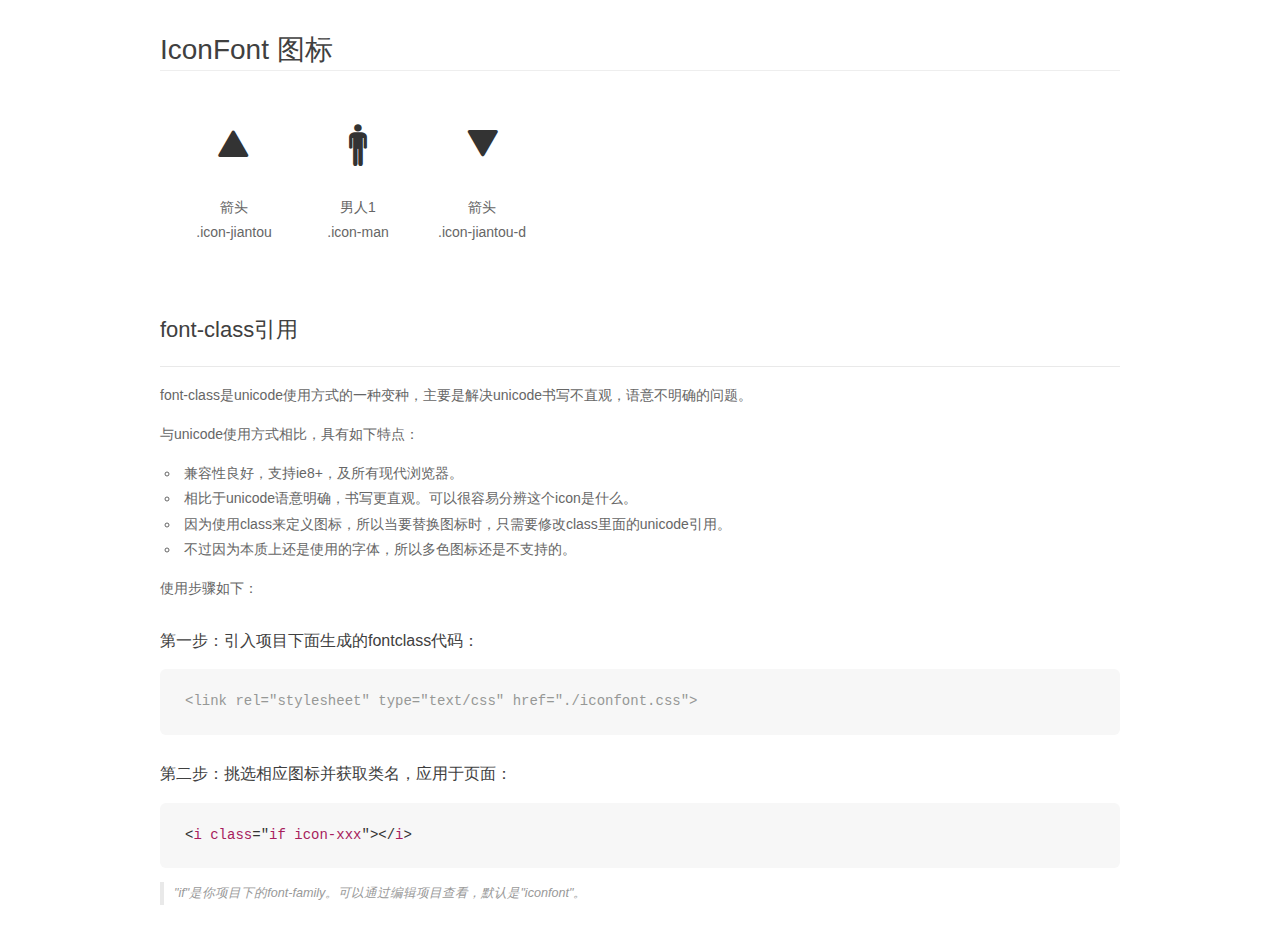
<file: css/font/demo_fontclass.html>
<!DOCTYPE html>
<html>
<head>
    <meta charset="utf-8"/>
    <title>IconFont</title>
    <link rel="stylesheet" href="demo.css">
    <link rel="stylesheet" href="iconfont.css">
</head>
<body>
    <div class="main markdown">
        <h1>IconFont 图标</h1>
        <ul class="icon_lists clear">
            
                <li>
                <i class="icon if icon-jiantou"></i>
                    <div class="name">箭头</div>
                    <div class="fontclass">.icon-jiantou</div>
                </li>
            
                <li>
                <i class="icon if icon-man"></i>
                    <div class="name">男人1</div>
                    <div class="fontclass">.icon-man</div>
                </li>
            
                <li>
                <i class="icon if icon-jiantou-d"></i>
                    <div class="name">箭头</div>
                    <div class="fontclass">.icon-jiantou-d</div>
                </li>
            
        </ul>

        <h2 id="font-class-">font-class引用</h2>
        <hr>

        <p>font-class是unicode使用方式的一种变种，主要是解决unicode书写不直观，语意不明确的问题。</p>
        <p>与unicode使用方式相比，具有如下特点：</p>
        <ul>
        <li>兼容性良好，支持ie8+，及所有现代浏览器。</li>
        <li>相比于unicode语意明确，书写更直观。可以很容易分辨这个icon是什么。</li>
        <li>因为使用class来定义图标，所以当要替换图标时，只需要修改class里面的unicode引用。</li>
        <li>不过因为本质上还是使用的字体，所以多色图标还是不支持的。</li>
        </ul>
        <p>使用步骤如下：</p>
        <h3 id="-fontclass-">第一步：引入项目下面生成的fontclass代码：</h3>


        <pre><code class="lang-js hljs javascript"><span class="hljs-comment">&lt;link rel="stylesheet" type="text/css" href="./iconfont.css"&gt;</span></code></pre>
        <h3 id="-">第二步：挑选相应图标并获取类名，应用于页面：</h3>
        <pre><code class="lang-css hljs">&lt;<span class="hljs-selector-tag">i</span> <span class="hljs-selector-tag">class</span>="<span class="hljs-selector-tag">if</span> <span class="hljs-selector-tag">icon-xxx</span>"&gt;&lt;/<span class="hljs-selector-tag">i</span>&gt;</code></pre>
        <blockquote>
        <p>"if"是你项目下的font-family。可以通过编辑项目查看，默认是"iconfont"。</p>
        </blockquote>
    </div>
</body>
</html>
</file>
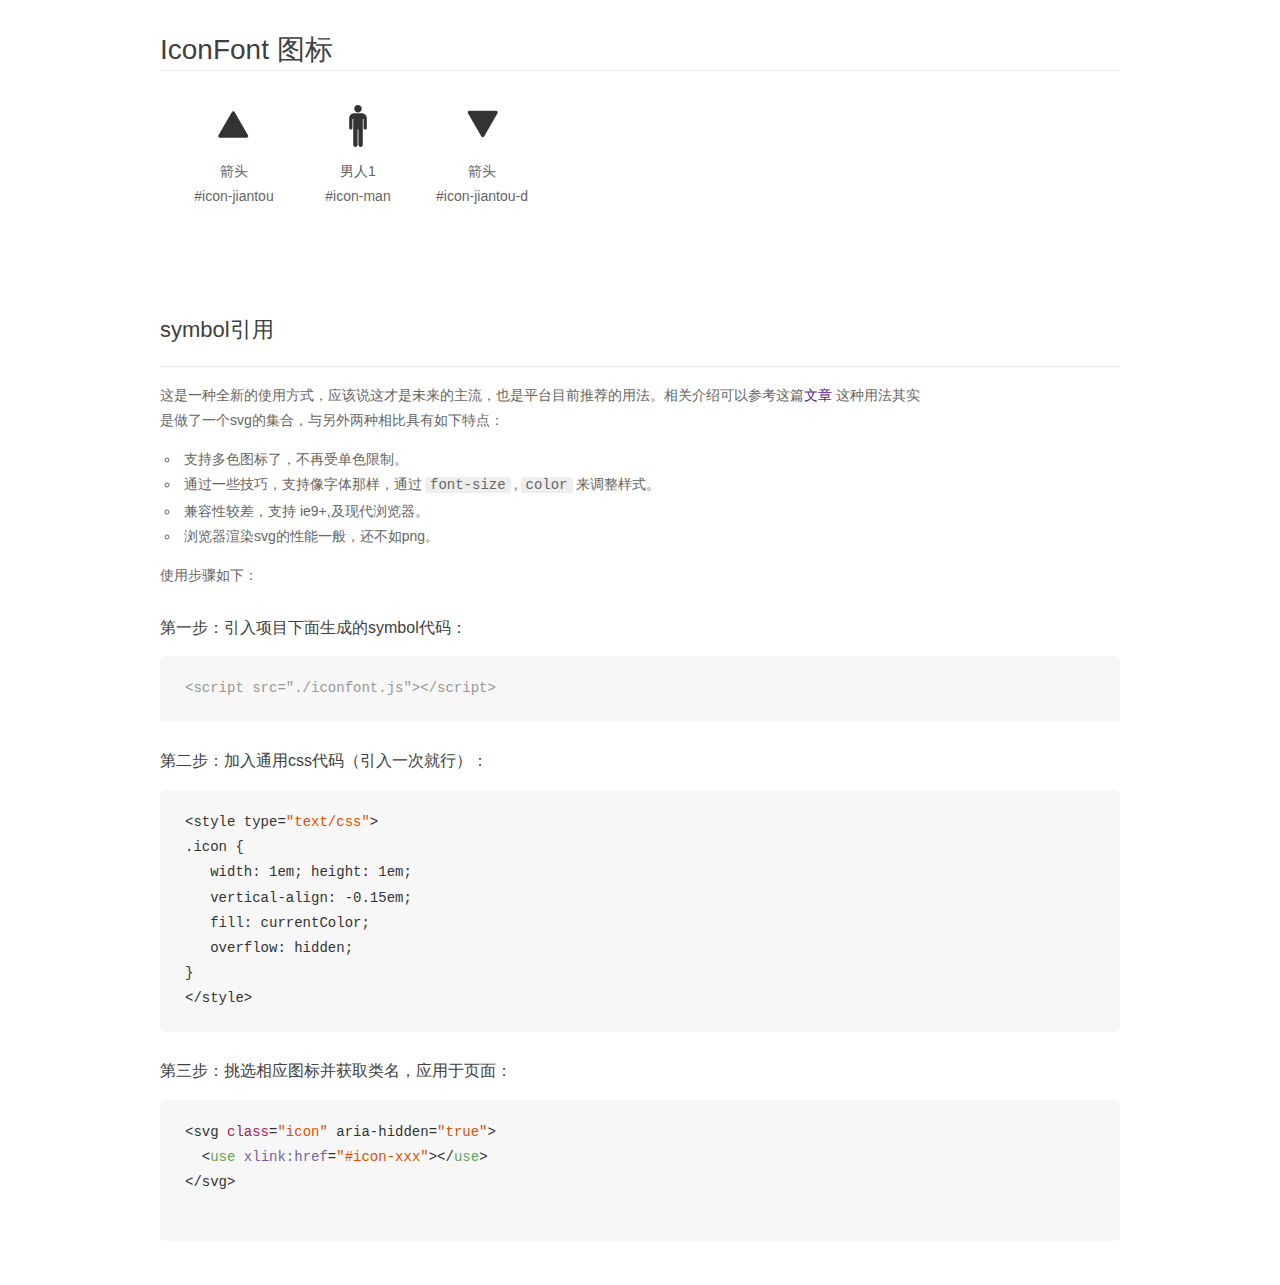
<file: css/font/demo_symbol.html>
<!DOCTYPE html>
<html>
<head>
    <meta charset="utf-8"/>
    <title>IconFont</title>
    <link rel="stylesheet" href="demo.css">
    <script src="iconfont.js"></script>

    <style type="text/css">
        .icon {
          /* 通过设置 font-size 来改变图标大小 */
          width: 1em; height: 1em;
          /* 图标和文字相邻时，垂直对齐 */
          vertical-align: -0.15em;
          /* 通过设置 color 来改变 SVG 的颜色/fill */
          fill: currentColor;
          /* path 和 stroke 溢出 viewBox 部分在 IE 下会显示
             normalize.css 中也包含这行 */
          overflow: hidden;
        }

    </style>
</head>
<body>
    <div class="main markdown">
        <h1>IconFont 图标</h1>
        <ul class="icon_lists clear">
            
                <li>
                    <svg class="icon" aria-hidden="true">
                        <use xlink:href="#icon-jiantou"></use>
                    </svg>
                    <div class="name">箭头</div>
                    <div class="fontclass">#icon-jiantou</div>
                </li>
            
                <li>
                    <svg class="icon" aria-hidden="true">
                        <use xlink:href="#icon-man"></use>
                    </svg>
                    <div class="name">男人1</div>
                    <div class="fontclass">#icon-man</div>
                </li>
            
                <li>
                    <svg class="icon" aria-hidden="true">
                        <use xlink:href="#icon-jiantou-d"></use>
                    </svg>
                    <div class="name">箭头</div>
                    <div class="fontclass">#icon-jiantou-d</div>
                </li>
            
        </ul>


        <h2 id="symbol-">symbol引用</h2>
        <hr>

        <p>这是一种全新的使用方式，应该说这才是未来的主流，也是平台目前推荐的用法。相关介绍可以参考这篇<a href="">文章</a>
        这种用法其实是做了一个svg的集合，与另外两种相比具有如下特点：</p>
        <ul>
          <li>支持多色图标了，不再受单色限制。</li>
          <li>通过一些技巧，支持像字体那样，通过<code>font-size</code>,<code>color</code>来调整样式。</li>
          <li>兼容性较差，支持 ie9+,及现代浏览器。</li>
          <li>浏览器渲染svg的性能一般，还不如png。</li>
        </ul>
        <p>使用步骤如下：</p>
        <h3 id="-symbol-">第一步：引入项目下面生成的symbol代码：</h3>
        <pre><code class="lang-js hljs javascript"><span class="hljs-comment">&lt;script src="./iconfont.js"&gt;&lt;/script&gt;</span></code></pre>
        <h3 id="-css-">第二步：加入通用css代码（引入一次就行）：</h3>
        <pre><code class="lang-js hljs javascript">&lt;style type=<span class="hljs-string">"text/css"</span>&gt;
.icon {
   width: <span class="hljs-number">1</span>em; height: <span class="hljs-number">1</span>em;
   vertical-align: <span class="hljs-number">-0.15</span>em;
   fill: currentColor;
   overflow: hidden;
}
&lt;<span class="hljs-regexp">/style&gt;</span></code></pre>
        <h3 id="-">第三步：挑选相应图标并获取类名，应用于页面：</h3>
        <pre><code class="lang-js hljs javascript">&lt;svg <span class="hljs-class"><span class="hljs-keyword">class</span></span>=<span class="hljs-string">"icon"</span> aria-hidden=<span class="hljs-string">"true"</span>&gt;<span class="xml"><span class="hljs-tag">
  &lt;<span class="hljs-name">use</span> <span class="hljs-attr">xlink:href</span>=<span class="hljs-string">"#icon-xxx"</span>&gt;</span><span class="hljs-tag">&lt;/<span class="hljs-name">use</span>&gt;</span>
</span>&lt;<span class="hljs-regexp">/svg&gt;
        </span></code></pre>
    </div>
</body>
</html>
</file>
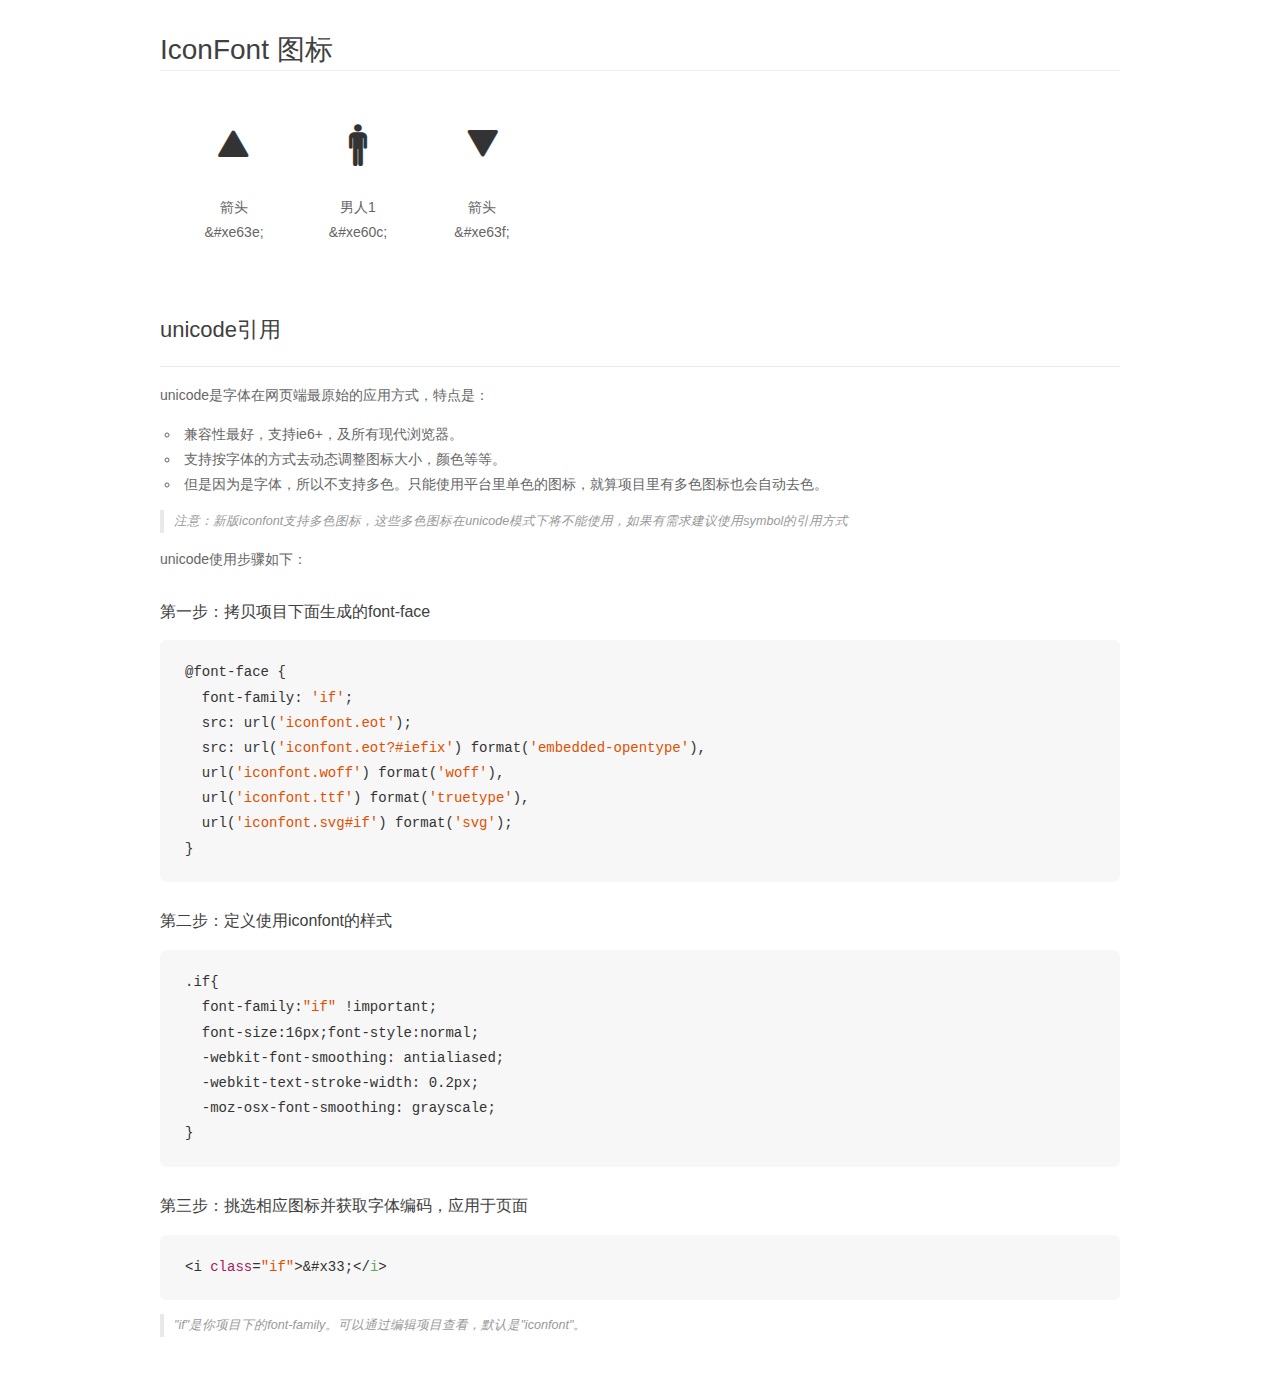
<file: css/font/demo_unicode.html>
<!DOCTYPE html>
<html>
<head>
    <meta charset="utf-8"/>
    <title>IconFont</title>
    <link rel="stylesheet" href="demo.css">

    <style type="text/css">

        @font-face {font-family: "if";
          src: url('iconfont.eot'); /* IE9*/
          src: url('iconfont.eot#iefix') format('embedded-opentype'), /* IE6-IE8 */
          url('iconfont.woff') format('woff'), /* chrome, firefox */
          url('iconfont.ttf') format('truetype'), /* chrome, firefox, opera, Safari, Android, iOS 4.2+*/
          url('iconfont.svg#if') format('svg'); /* iOS 4.1- */
        }

        .if {
          font-family:"if" !important;
          font-size:16px;
          font-style:normal;
          -webkit-font-smoothing: antialiased;
          -webkit-text-stroke-width: 0.2px;
          -moz-osx-font-smoothing: grayscale;
        }

    </style>
</head>
<body>
    <div class="main markdown">
        <h1>IconFont 图标</h1>
        <ul class="icon_lists clear">
            
                <li>
                <i class="icon if">&#xe63e;</i>
                    <div class="name">箭头</div>
                    <div class="code">&amp;#xe63e;</div>
                </li>
            
                <li>
                <i class="icon if">&#xe60c;</i>
                    <div class="name">男人1</div>
                    <div class="code">&amp;#xe60c;</div>
                </li>
            
                <li>
                <i class="icon if">&#xe63f;</i>
                    <div class="name">箭头</div>
                    <div class="code">&amp;#xe63f;</div>
                </li>
            
        </ul>
        <h2 id="unicode-">unicode引用</h2>
        <hr>

        <p>unicode是字体在网页端最原始的应用方式，特点是：</p>
        <ul>
        <li>兼容性最好，支持ie6+，及所有现代浏览器。</li>
        <li>支持按字体的方式去动态调整图标大小，颜色等等。</li>
        <li>但是因为是字体，所以不支持多色。只能使用平台里单色的图标，就算项目里有多色图标也会自动去色。</li>
        </ul>
        <blockquote>
        <p>注意：新版iconfont支持多色图标，这些多色图标在unicode模式下将不能使用，如果有需求建议使用symbol的引用方式</p>
        </blockquote>
        <p>unicode使用步骤如下：</p>
        <h3 id="-font-face">第一步：拷贝项目下面生成的font-face</h3>
        <pre><code class="lang-js hljs javascript">@font-face {
  font-family: <span class="hljs-string">'if'</span>;
  src: url(<span class="hljs-string">'iconfont.eot'</span>);
  src: url(<span class="hljs-string">'iconfont.eot?#iefix'</span>) format(<span class="hljs-string">'embedded-opentype'</span>),
  url(<span class="hljs-string">'iconfont.woff'</span>) format(<span class="hljs-string">'woff'</span>),
  url(<span class="hljs-string">'iconfont.ttf'</span>) format(<span class="hljs-string">'truetype'</span>),
  url(<span class="hljs-string">'iconfont.svg#if'</span>) format(<span class="hljs-string">'svg'</span>);
}
</code></pre>
        <h3 id="-iconfont-">第二步：定义使用iconfont的样式</h3>
        <pre><code class="lang-js hljs javascript">.if{
  font-family:<span class="hljs-string">"if"</span> !important;
  font-size:<span class="hljs-number">16</span>px;font-style:normal;
  -webkit-font-smoothing: antialiased;
  -webkit-text-stroke-width: <span class="hljs-number">0.2</span>px;
  -moz-osx-font-smoothing: grayscale;
}
</code></pre>
        <h3 id="-">第三步：挑选相应图标并获取字体编码，应用于页面</h3>
        <pre><code class="lang-js hljs javascript">&lt;i <span class="hljs-class"><span class="hljs-keyword">class</span></span>=<span class="hljs-string">"if"</span>&gt;&amp;#x33;<span class="xml"><span class="hljs-tag">&lt;/<span class="hljs-name">i</span>&gt;</span></span></code></pre>

        <blockquote>
        <p>"if"是你项目下的font-family。可以通过编辑项目查看，默认是"iconfont"。</p>
        </blockquote>
    </div>


</body>
</html>
</file>
<file: css/font/iconfont.css>
@font-face {font-family: "if";
  src: url('iconfont.eot?t=1508833179225'); /* IE9*/
  src: url('iconfont.eot?t=1508833179225#iefix') format('embedded-opentype'), /* IE6-IE8 */
  url('[data-uri]') format('woff'),
  url('iconfont.ttf?t=1508833179225') format('truetype'), /* chrome, firefox, opera, Safari, Android, iOS 4.2+*/
  url('iconfont.svg?t=1508833179225#if') format('svg'); /* iOS 4.1- */
}

.if {
  font-family:"if" !important;
  font-size:16px;
  font-style:normal;
  -webkit-font-smoothing: antialiased;
  -moz-osx-font-smoothing: grayscale;
}

.icon-jiantou:before { content: "\e63e"; }

.icon-man:before { content: "\e60c"; }

.icon-jiantou-d:before { content: "\e63f"; }
</file>
<file: css/font/demo.css>
*{margin: 0;padding: 0;list-style: none;}
/*
KISSY CSS Reset
理念：1. reset 的目的不是清除浏览器的默认样式，这仅是部分工作。清除和重置是紧密不可分的。
2. reset 的目的不是让默认样式在所有浏览器下一致，而是减少默认样式有可能带来的问题。
3. reset 期望提供一套普适通用的基础样式。但没有银弹，推荐根据具体需求，裁剪和修改后再使用。
特色：1. 适应中文；2. 基于最新主流浏览器。
维护：玉伯<lifesinger@gmail.com>, 正淳<ragecarrier@gmail.com>
 */

/** 清除内外边距 **/
body, h1, h2, h3, h4, h5, h6, hr, p, blockquote, /* structural elements 结构元素 */
dl, dt, dd, ul, ol, li, /* list elements 列表元素 */
pre, /* text formatting elements 文本格式元素 */
form, fieldset, legend, button, input, textarea, /* form elements 表单元素 */
th, td /* table elements 表格元素 */ {
  margin: 0;
  padding: 0;
}

/** 设置默认字体 **/
body,
button, input, select, textarea /* for ie */ {
  font: 12px/1.5 tahoma, arial, \5b8b\4f53, sans-serif;
}
h1, h2, h3, h4, h5, h6 { font-size: 100%; }
address, cite, dfn, em, var { font-style: normal; } /* 将斜体扶正 */
code, kbd, pre, samp { font-family: courier new, courier, monospace; } /* 统一等宽字体 */
small { font-size: 12px; } /* 小于 12px 的中文很难阅读，让 small 正常化 */

/** 重置列表元素 **/
ul, ol { list-style: none; }

/** 重置文本格式元素 **/
a { text-decoration: none; }
a:hover { text-decoration: underline; }


/** 重置表单元素 **/
legend { color: #000; } /* for ie6 */
fieldset, img { border: 0; } /* img 搭车：让链接里的 img 无边框 */
button, input, select, textarea { font-size: 100%; } /* 使得表单元素在 ie 下能继承字体大小 */
/* 注：optgroup 无法扶正 */

/** 重置表格元素 **/
table { border-collapse: collapse; border-spacing: 0; }

/* 清除浮动 */
.ks-clear:after, .clear:after {
  content: '\20';
  display: block;
  height: 0;
  clear: both;
}
.ks-clear, .clear {
  *zoom: 1;
}

.main {
  padding: 30px 100px;
width: 960px;
margin: 0 auto;
}
.main h1{font-size:36px; color:#333; text-align:left;margin-bottom:30px; border-bottom: 1px solid #eee;}

.helps{margin-top:40px;}
.helps pre{
  padding:20px;
  margin:10px 0;
  border:solid 1px #e7e1cd;
  background-color: #fffdef;
  overflow: auto;
}

.icon_lists{
  width: 100% !important;

}

.icon_lists li{
  float:left;
  width: 100px;
  height:180px;
  text-align: center;
  list-style: none !important;
}
.icon_lists .icon{
  font-size: 42px;
  line-height: 100px;
  margin: 10px 0;
  color:#333;
  -webkit-transition: font-size 0.25s ease-out 0s;
  -moz-transition: font-size 0.25s ease-out 0s;
  transition: font-size 0.25s ease-out 0s;

}
.icon_lists .icon:hover{
  font-size: 100px;
}



.markdown {
  color: #666;
  font-size: 14px;
  line-height: 1.8;
}

.highlight {
  line-height: 1.5;
}

.markdown img {
  vertical-align: middle;
  max-width: 100%;
}

.markdown h1 {
  color: #404040;
  font-weight: 500;
  line-height: 40px;
  margin-bottom: 24px;
}

.markdown h2,
.markdown h3,
.markdown h4,
.markdown h5,
.markdown h6 {
  color: #404040;
  margin: 1.6em 0 0.6em 0;
  font-weight: 500;
  clear: both;
}

.markdown h1 {
  font-size: 28px;
}

.markdown h2 {
  font-size: 22px;
}

.markdown h3 {
  font-size: 16px;
}

.markdown h4 {
  font-size: 14px;
}

.markdown h5 {
  font-size: 12px;
}

.markdown h6 {
  font-size: 12px;
}

.markdown hr {
  height: 1px;
  border: 0;
  background: #e9e9e9;
  margin: 16px 0;
  clear: both;
}

.markdown p,
.markdown pre {
  margin: 1em 0;
}

.markdown > p,
.markdown > blockquote,
.markdown > .highlight,
.markdown > ol,
.markdown > ul {
  width: 80%;
}

.markdown ul > li {
  list-style: circle;
}

.markdown > ul li,
.markdown blockquote ul > li {
  margin-left: 20px;
  padding-left: 4px;
}

.markdown > ul li p,
.markdown > ol li p {
  margin: 0.6em 0;
}

.markdown ol > li {
  list-style: decimal;
}

.markdown > ol li,
.markdown blockquote ol > li {
  margin-left: 20px;
  padding-left: 4px;
}

.markdown code {
  margin: 0 3px;
  padding: 0 5px;
  background: #eee;
  border-radius: 3px;
}

.markdown pre {
  border-radius: 6px;
  background: #f7f7f7;
  padding: 20px;
}

.markdown pre code {
  border: none;
  background: #f7f7f7;
  margin: 0;
}

.markdown strong,
.markdown b {
  font-weight: 600;
}

.markdown > table {
  border-collapse: collapse;
  border-spacing: 0px;
  empty-cells: show;
  border: 1px solid #e9e9e9;
  width: 95%;
  margin-bottom: 24px;
}

.markdown > table th {
  white-space: nowrap;
  color: #333;
  font-weight: 600;

}

.markdown > table th,
.markdown > table td {
  border: 1px solid #e9e9e9;
  padding: 8px 16px;
  text-align: left;
}

.markdown > table th {
  background: #F7F7F7;
}

.markdown blockquote {
  font-size: 90%;
  color: #999;
  border-left: 4px solid #e9e9e9;
  padding-left: 0.8em;
  margin: 1em 0;
  font-style: italic;
}

.markdown blockquote p {
  margin: 0;
}

.markdown .anchor {
  opacity: 0;
  transition: opacity 0.3s ease;
  margin-left: 8px;
}

.markdown .waiting {
  color: #ccc;
}

.markdown h1:hover .anchor,
.markdown h2:hover .anchor,
.markdown h3:hover .anchor,
.markdown h4:hover .anchor,
.markdown h5:hover .anchor,
.markdown h6:hover .anchor {
  opacity: 1;
  display: inline-block;
}

.markdown > br,
.markdown > p > br {
  clear: both;
}


.hljs {
  display: block;
  background: white;
  padding: 0.5em;
  color: #333333;
  overflow-x: auto;
}

.hljs-comment,
.hljs-meta {
  color: #969896;
}

.hljs-string,
.hljs-variable,
.hljs-template-variable,
.hljs-strong,
.hljs-emphasis,
.hljs-quote {
  color: #df5000;
}

.hljs-keyword,
.hljs-selector-tag,
.hljs-type {
  color: #a71d5d;
}

.hljs-literal,
.hljs-symbol,
.hljs-bullet,
.hljs-attribute {
  color: #0086b3;
}

.hljs-section,
.hljs-name {
  color: #63a35c;
}

.hljs-tag {
  color: #333333;
}

.hljs-title,
.hljs-attr,
.hljs-selector-id,
.hljs-selector-class,
.hljs-selector-attr,
.hljs-selector-pseudo {
  color: #795da3;
}

.hljs-addition {
  color: #55a532;
  background-color: #eaffea;
}

.hljs-deletion {
  color: #bd2c00;
  background-color: #ffecec;
}

.hljs-link {
  text-decoration: underline;
}

pre{
  background: #fff;
}
</file>
